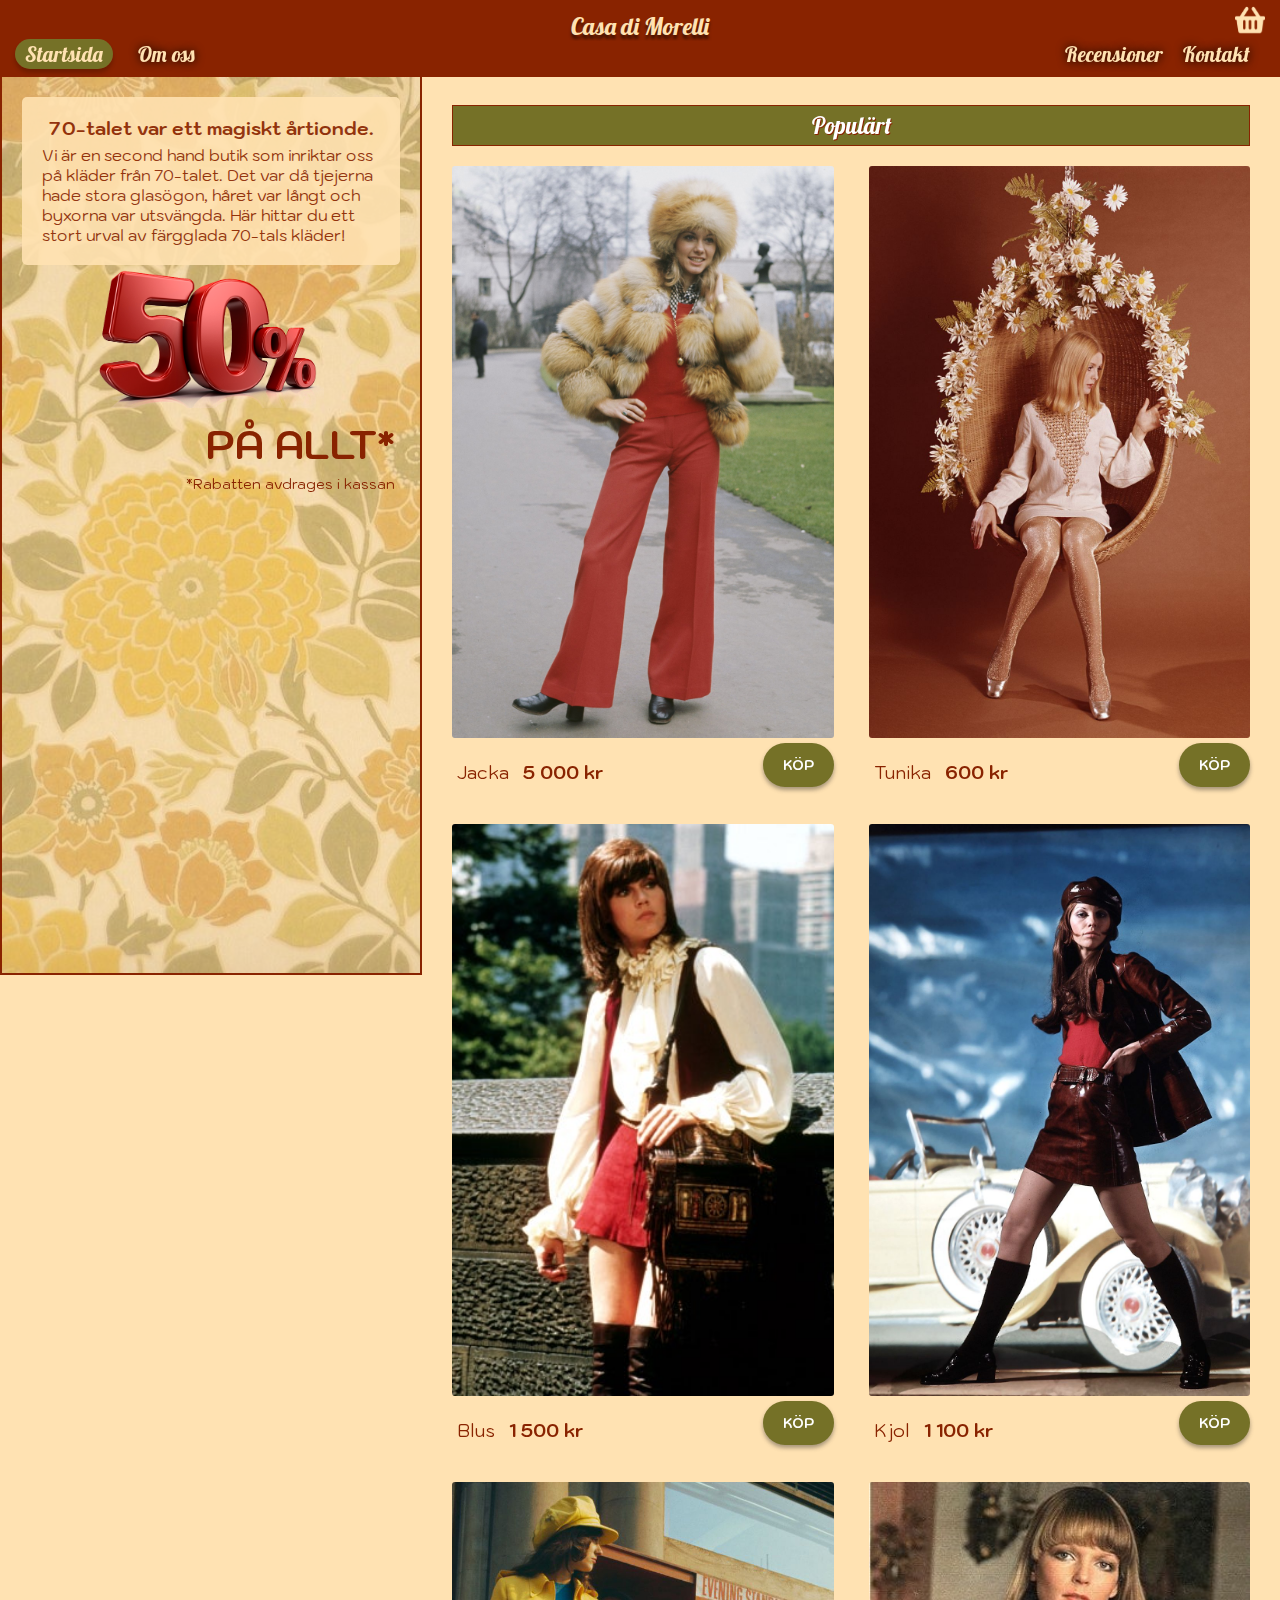
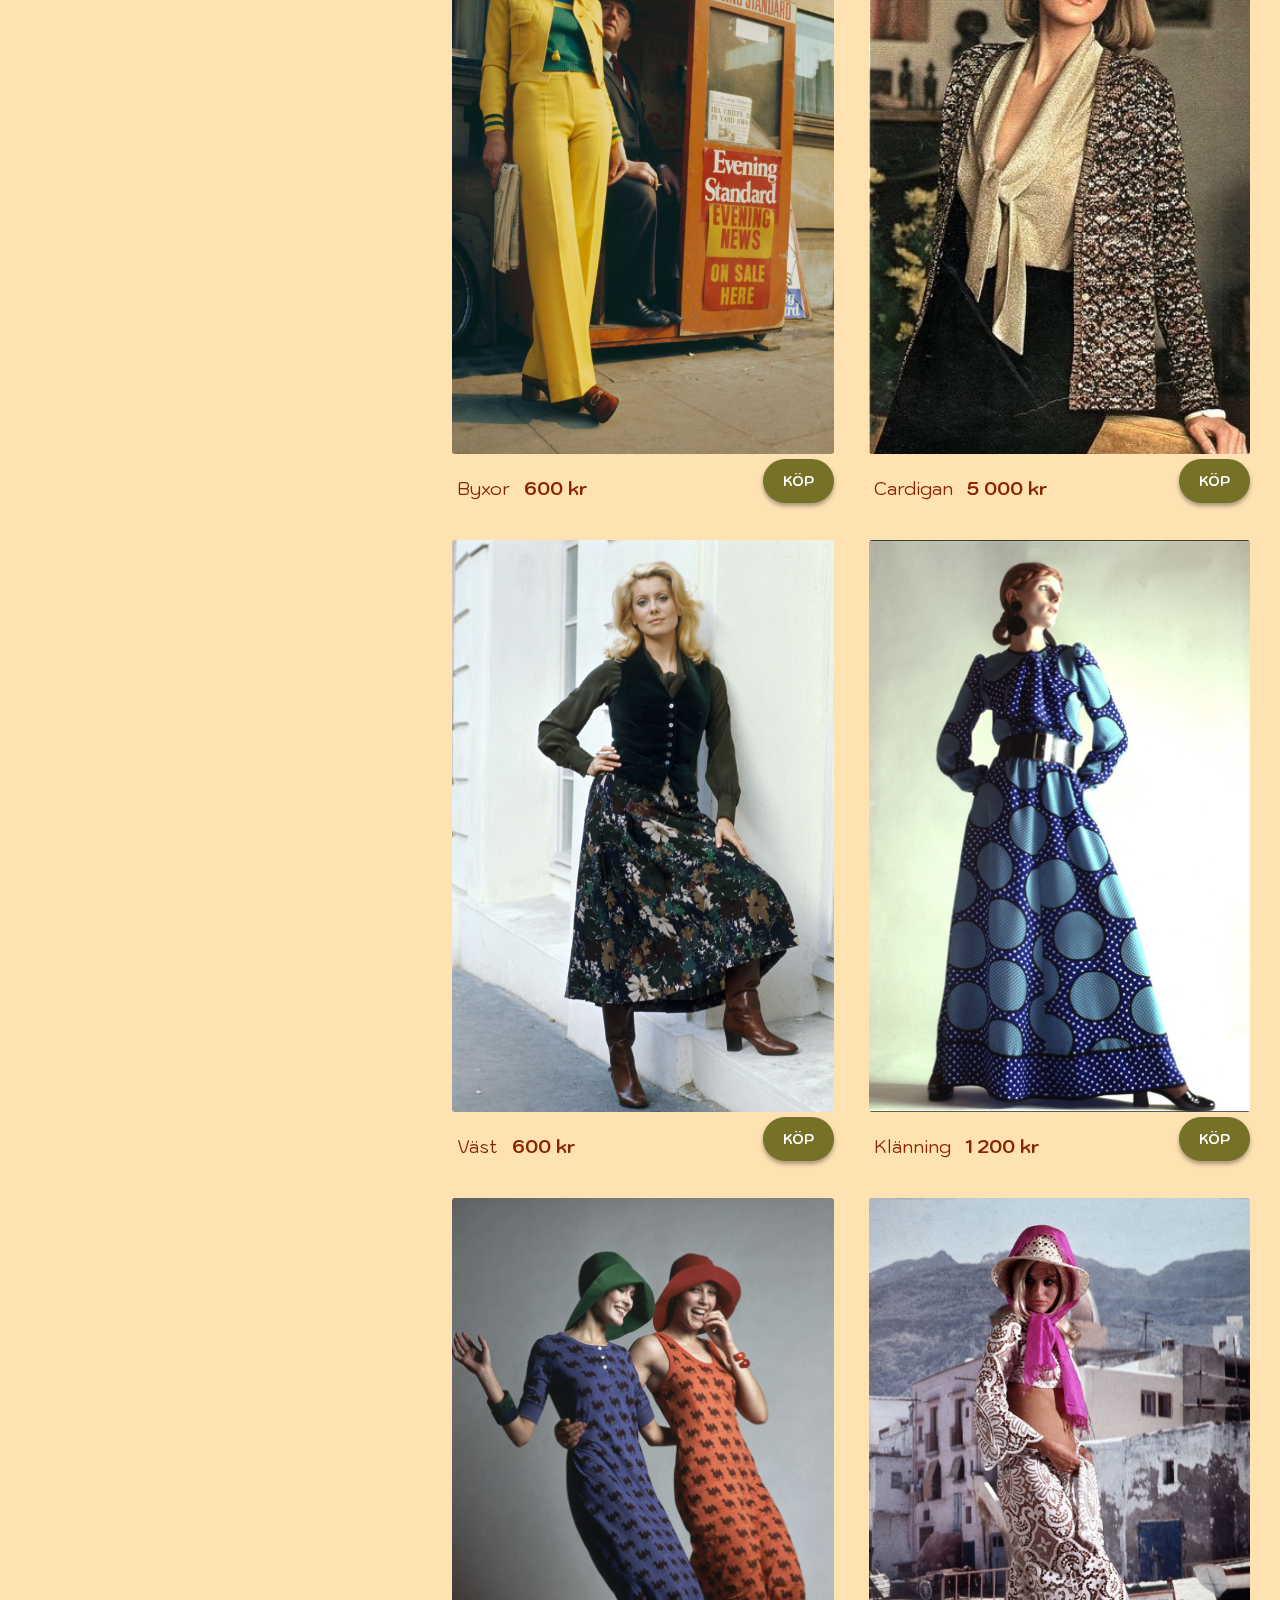
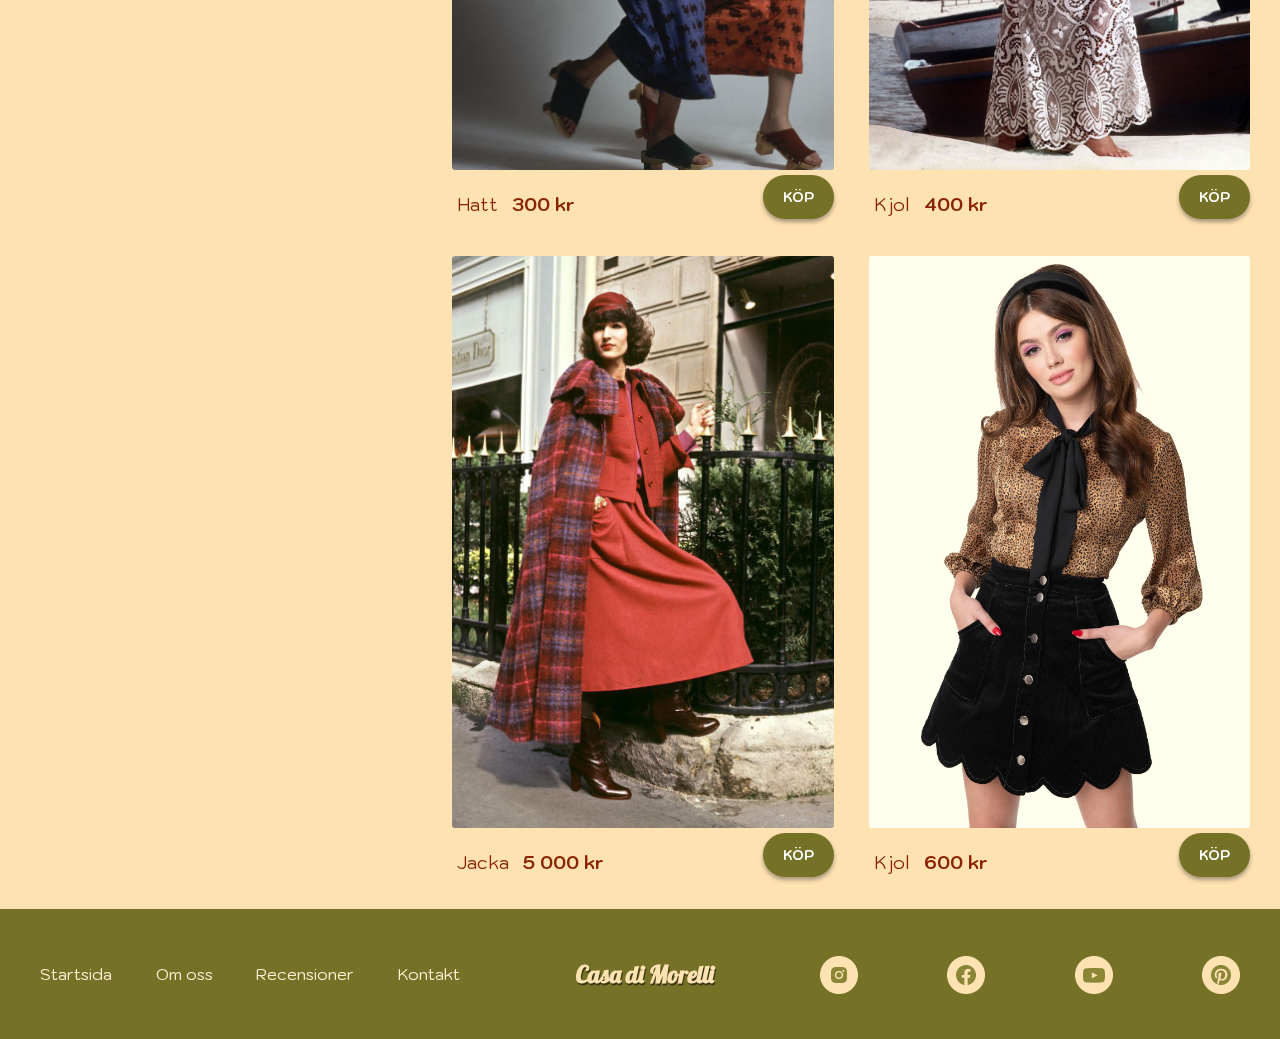
<file: index.html>
<!DOCTYPE html>
<html lang="sv">
<head>
    <meta charset="UTF-8">
    <meta http-equiv="X-UA-Compatible" content="IE=edge">
    <meta name="viewport" content="width=device-width, initial-scale=1.0">
    <title>Casa di Morelli</title>
    <link rel="stylesheet" href="styles/style.css">
    <link href="https://fonts.googleapis.com/css2?family=Kodchasan:wght@200;700&family=Lobster&display=swap" rel="stylesheet">
    <link rel="shortcut icon" href="src/icons/flower-icon.svg">
</head>
<body>
  <header class="header">
    <nav class="navbar">
     <div class="logo-parent"> 
       <a class="logo-link" href="index.html">Casa di Morelli</a>
     </div>
      <a href="#" onclick="toggle()" class="toggle-button">
        <img
          rel="hamburger icon"
          src="src/icons/hamburger-menu.png"
          class="hamburgare-icon"
          alt="hamburger icon"
        />
      </a>
      <ul class="navbar-links">
        <li><a class="navbar-link" href="index.html">Startsida</a></li>
        <li><a class="navbar-link" href="omoss.html">Om oss</a></li>
        <li><a class="navbar-link" href="recensioner.html">Recensioner</a></li>
        <li><a class="navbar-link" href="kontakt.html">Kontakt</a></li>
        <li class="shopping-cart">
          <a href=""><span>Kundkorg</span><img
              src="src/icons/fa-solid_shopping-basketshopping-cart-icon.png"
              alt="kundkorg"/></a>
        </li>
      </ul>
    </nav>
  </header>
  <main class="startpage-main">

    <aside class="about-70s">
      <div class="background-div">
        <h3>70-talet var ett magiskt årtionde.</h3>
        <p>Vi är en second hand butik som inriktar oss på kläder från 70-talet. Det var då tjejerna hade stora glasögon, håret var långt och byxorna var utsvängda. Här hittar du ett stort urval av färgglada 70-tals kläder!</p>
      </div>
      <img alt="50% sale" class="discount-image" src="src/50sale.png">
      <p class="discount1">PÅ ALLT*</p>
      <p class="discount2">*Rabatten avdrages i kassan</p>
    </aside>
    
    <article class="product-list">
 
      <h2 class="popular">Populärt</h2>
      <div class="clothes-container">
        <article class="card-item">
          <img src="src/70sfashion.jpg" alt="jacka">
          <p>Jacka</p>
          <p class="price-info">5 000 kr</p>
          <button class="buy-btn">KÖP</button>
        </article>
        <article class="card-item">
          <img src="src/hbz-70s-fashion-1970-gettyimages-113573210.jpg" alt="tunika">
          <p>Tunika</p>
          <p class="price-info">600 kr</p>
          <button class="buy-btn">KÖP</button>
        </article>
        <article class="card-item">
          <img src="src/70sfashion2.jpg" alt="blus">
          <p>Blus</p>
          <p class="price-info">1 500 kr</p>
          <button class="buy-btn">KÖP</button>
        </article>
        <article class="card-item">
          <img src="src/hbz-70s-fashion-1970-gettyimages-545672207.jpg" alt="kjol">
            <p>Kjol</p>
            <p class="price-info">1 100 kr</p>
            <button class="buy-btn">KÖP</button>
        </article>
        <article class="card-item">
          <img src="src/model-wearing-a-yellow-trouser-suit-and-cap-buys-a-copy-of-news-photo-1588009495.jpg" alt="byxor">
          <p>Byxor</p>
          <p class="price-info">600 kr</p>
          <button class="buy-btn">KÖP</button>
        </article>
        <article class="card-item">
          <img src="src/70sfashion3.jpg" alt="cardigan">
          <p>Cardigan</p>
          <p class="price-info">5 000 kr</p>
          <button class="buy-btn">KÖP</button>
        </article>
        <article class="card-item">
          <img src="src/70sfashion4.jpg" alt="väst">
          <p>Väst</p>
          <p class="price-info">600 kr</p>
          <button class="buy-btn">KÖP</button>
        </article>
        <article class="card-item">
          <img src="src/hbz-70s-fashion-1970-gettyimages-52016729.jpg" alt="klänning">
          <p>Klänning</p>
          <p class="price-info">1 200 kr</p>
          <button class="buy-btn">KÖP</button>
        </article>
        <article class="card-item">
          <img src="src/hbz-70s-fashion-1971-gettyimages-528082408-1588008610.jpg" alt="hatt">
          <p>Hatt</p>
          <p class="price-info">300 kr</p>
          <button class="buy-btn">KÖP</button>
        </article>
        <article class="card-item">
          <img src="src/hbz-70s-fashion-1970-gettyimages-545647223.jpg" alt="kjol">
          <p>Kjol</p>
          <p class="price-info">400 kr</p>
          <button class="buy-btn">KÖP</button>
        </article>
        <article class="card-item">
          <img src="src/hbz-70s-fashion-1977-gettyimages-52016728.jpg" alt="jacka">
          <p>Jacka</p>
          <p class="price-info">5 000 kr</p>
          <button class="buy-btn">KÖP</button>
        </article>
        <article class="card-item">
          <img src="src/70s-skirt.jpg" alt="kjol">
          <p>Kjol</p>
          <p class="price-info">600 kr</p>
          <button class="buy-btn">KÖP</button>
        </article>
      </div>
    </article>
  </main>
  <footer class="bottom">
    <h4>Casa di Morelli</h4>
    <ul class="navigation">
      <li><a href="index.html">Startsida</a></li>
      <li><a href="omoss.html">Om oss</a></li>
      <li><a href="recensioner.html">Recensioner</a></li>
      <li><a href="kontakt.html">Kontakt</a></li>
    </ul>
    <div class="social-media">
      <a href="https://www.instagram.com"><img src="src/icons/Instagram.png" alt="Instagram logo" /></a>
      <a href="https://www.facebook.com"><img  src="src/icons/Facebook.png" alt="Facebook logo" /></a>
      <a href="https://www.youtube.com"><img  src="src/icons/Youtube.png" alt="Youtube logo" /></a>
      <a href="https://pinterest.com"><img src="src/icons/Pinterest.png" alt="Pinterest logo" /></a>
    </div>
  </footer>   
  <script src="scripts/script.js"></script>  
</body>
</html>
</file>
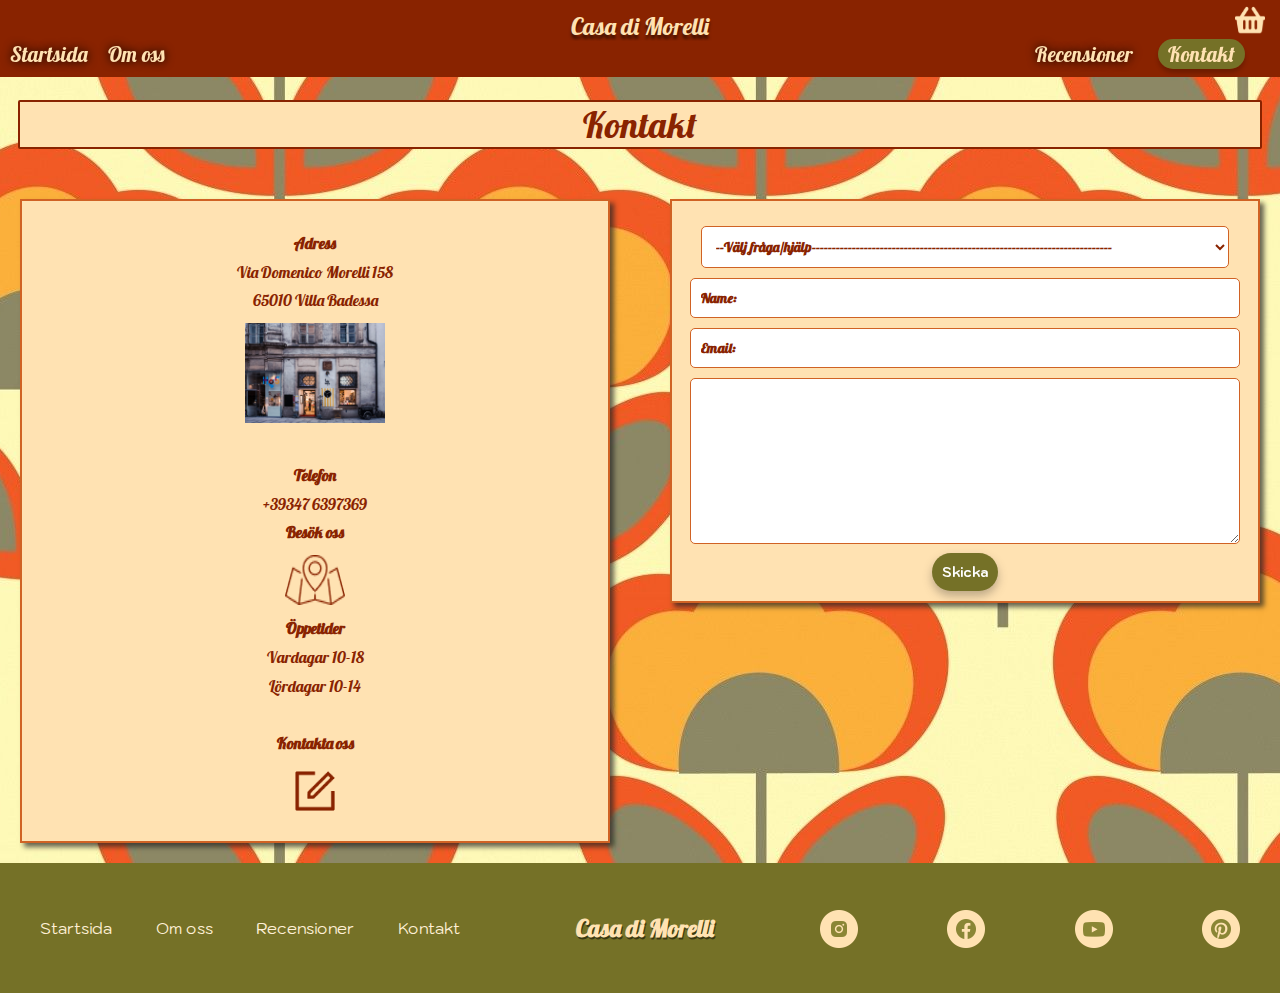
<file: kontakt.html>
<!DOCTYPE html>
<html lang="sv">
  <head>
    <meta charset="UTF-8" />
    <meta http-equiv="X-UA-Compatible" content="IE=edge" />
    <meta name="viewport" content="width=device-width, initial-scale=1.0" />
    <title>Casa di Morelli</title>
    <link rel="stylesheet" href="styles/style.css" />
    <link
      href="https://fonts.googleapis.com/css2?family=Kodchasan:wght@200&family=Lobster&display=swap"
      rel="stylesheet"
    />
    <link rel="shortcut icon" href="src/icons/flower-icon.svg" />
  </head>
  <body class="wallpaper">
    <div class="conatiner">
      <header class="header">
        <nav class="navbar">
          <div class="logo-parent"> 
            <a class="logo-link" href="index.html">Casa di Morelli</a>
          </div>
          <a href="#" onclick="toggle()" class="toggle-button">
            <img
              alt="hamburger icon"
              src="src/icons/hamburger-menu.png"
              class="hamburgare-icon"
            />
          </a>
          <ul class="navbar-links">
            <li><a class="navbar-link" href="index.html">Startsida</a></li>
            <li><a class="navbar-link" href="omoss.html">Om oss</a></li>
            <li>
              <a class="navbar-link" href="recensioner.html">Recensioner</a>
            </li>
            <li><a class="navbar-link" href="kontakt.html">Kontakt</a></li>
            <li class="shopping-cart">
              <a href="">
                <span>Kundkorg</span>
                <img
                  src="src/icons/fa-solid_shopping-basketshopping-cart-icon.png"
                  alt=""/>
                </a>
            </li>
          </ul>
        </nav>
      </header>

      <main>
        <h2 class="kontakt-oss">Kontakt</h2>
        <div class="kontakt-wrapper">
          <div class="content1">
            <p class="p-element">Adress</p>
            <p>Via Domenico Morelli 158</p>
            <p>65010 Villa Badessa</p>
            <p class="hus-kontakt">
              <img 
                class="hus" 
                src="src/kontakt-hus.jpg" 
                alt="casa di morelli house" />
            </p>
            <br/>
            <p class="p-element">Telefon</p>
            <p>+39347 6397369</p>

            <p class="p-element">Besök oss</p>
            <p>
              <a 
                href="https://www.google.com/maps/place/Mondo+Casa+Di+Morelli+Federica/@42.9401401,12.0036595,8z/data=!4m9!1m2!2m1!1scasa+di+morelli+italy!3m5!1s0x12d5a1e136f76f6b:0xb64677714fdfac08!8m2!3d43.8780582!4d10.2550006!15sChVjYXNhIGRpIG1vcmVsbGkgaXRhbHlaFyIVY2FzYSBkaSBtb3JlbGxpIGl0YWx5kgEUa2l0Y2hlbl9zdXBwbHlfc3RvcmU"
                target="_blank">
                <img 
                  class="map-img" 
                  src="src/icons/map-red.png" 
                  alt="map icon"/>
              </a>
            </p>

            <p class="p-element">Öppetider</p>
            <p>Vardagar 10-18</p>
            <p>Lördagar 10-14</p>
            <br />
            <p class="p-element">Kontakta oss</p>
            <p>
              <img
                class="kontakt-img"
                src="src/icons/form-red.png"
                alt="contact us icon"/>
            </p>
          </div>   
            
          <div class="content2">
            <div class="user-questions-input">
              <div class="user-input">
                <select name="question" id="choose-question">
                  <option value="">
                    --Välj
                    fråga/hjälp---------------------------------------------------------------------------
                  </option>
                  <option value="">Betalningar</option>
                  <option value="">Returer</option>
                  <option value="">Internationella returer</option>
                  <option value="">Spåra paket</option>
                  <option value="">Hjälp</option>
                  <option value="">Övrigt</option>
                </select>
                <br/>
                <input id="name-input" type="text" placeholder="Name:" />
                <input id="email-input" type="text" placeholder="Email:" />
                <br/>
                <textarea
                  name="text-input"
                  id="text-input"
                  cols="28"
                  rows="8"
                  placeholder="Skriv text här...">
                </textarea>
                <br />
                <button class="skicka-btn-kontakt">Skicka</button>
              </div>
            </div>
          </div>
        </div>

      </main>
    </div>
    <footer class="bottom">
      <h4>Casa di Morelli</h4>
      <ul class="navigation">
        <li><a href="index.html">Startsida</a></li>
        <li><a href="omoss.html">Om oss</a></li>
        <li><a href="recensioner.html">Recensioner</a></li>
        <li><a href="kontakt.html">Kontakt</a></li>
      </ul>
      <div class="social-media">
        <a href="https://www.instagram.com"><img src="src/icons/Instagram.png" alt="Instagram logo" /></a>
        <a href="https://www.facebook.com"><img  src="src/icons/Facebook.png" alt="Facebook logo" /></a>
        <a href="https://www.youtube.com"><img  src="src/icons/Youtube.png" alt="Youtube logo" /></a>
        <a href="https://pinterest.com"><img src="src/icons/Pinterest.png" alt="Pinterest logo" /></a>
      </div>
    </footer>

    <script src="scripts/script.js"></script>
  </body>
</html>
</file>
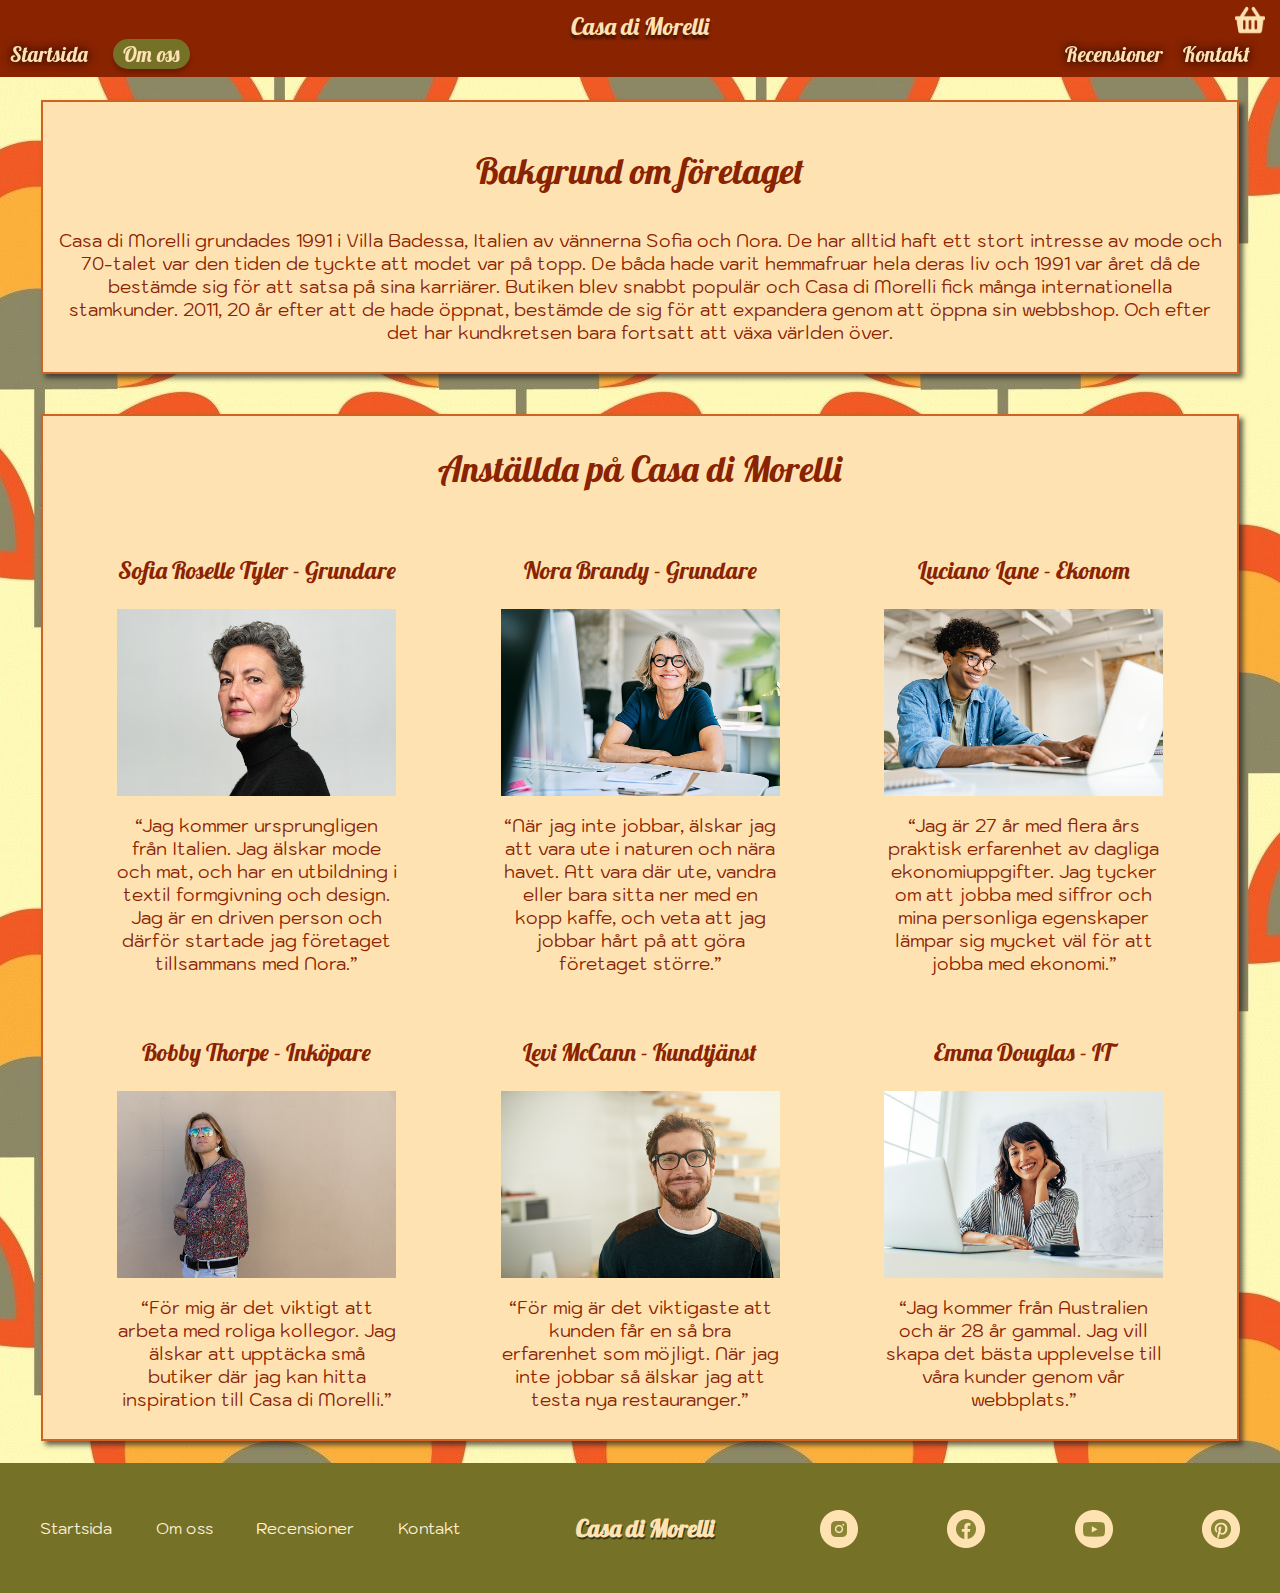
<file: omoss.html>
<!DOCTYPE html>
<html lang="sv">
<head>
    <meta charset="UTF-8">
    <meta http-equiv="X-UA-Compatible" content="IE=edge">
    <meta name="viewport" content="width=device-width, initial-scale=1.0">
    <title>Casa di Morelli</title>
    <link rel="stylesheet" href="styles/style.css">
    <link href="https://fonts.googleapis.com/css2?family=Kodchasan:wght@200&family=Lobster&display=swap" rel="stylesheet">
    <link rel="shortcut icon" href="src/icons/flower-icon.svg" >
    
</head>
<body class="wallpaper">
  <header class="header">
    <nav class="navbar">
      <div class="logo-parent"> 
        <a class="logo-link" href="index.html">Casa di Morelli</a>
      </div>
      <a href="#" onclick="toggle()" class="toggle-button">
        <img
          rel="hamburger icon"
          src="src/icons/hamburger-menu.png"
          class="hamburgare-icon"
          alt="hamburger icon"
        />
      </a>
      <ul class="navbar-links">
        <li><a class="navbar-link" href="index.html">Startsida</a></li>
        <li><a class="navbar-link" href="omoss.html">Om oss</a></li>
        <li><a class="navbar-link" href="recensioner.html">Recensioner</a></li>
        <li><a class="navbar-link" href="kontakt.html">Kontakt</a></li>
        <li class="shopping-cart">
          <a href=""><span>Kundkorg</span><img
              src="src/icons/fa-solid_shopping-basketshopping-cart-icon.png"
              alt="kundkorg"/></a>
        </li>
      </ul>
    </nav>
  </header>
  <main>
      <h2 class="about-h2">Om oss</h2>
      <article class="about-info">
          <h3>Bakgrund om företaget</h3>
          <p>Casa di Morelli grundades 1991 i Villa Badessa, Italien av vännerna Sofia och Nora.
              De har alltid haft ett stort intresse av mode och 70-talet var den tiden de tyckte att modet var på topp.  De båda hade varit hemmafruar hela deras liv och 1991 var året då de bestämde sig för att satsa på sina karriärer. Butiken blev snabbt populär och Casa di Morelli fick många internationella stamkunder. 2011, 20 år efter att de hade öppnat, bestämde de sig för att expandera genom att öppna sin webbshop. Och efter det har kundkretsen bara fortsatt att växa världen över.  </p>
      </article>

      <article class="about-article-background">
        <h2>Anställda på Casa di Morelli</h2>
          <div class="staff">
              <section class="person">
                  <p class="staff-name">Sofia Roselle Tyler - Grundare</p>
                  <img src="src/Sofia.jpg" alt="Woman">
                  <p>“Jag kommer ursprungligen från Italien. Jag älskar mode och mat, och har en utbildning i textil formgivning och design.
                      Jag är en driven person och därför startade jag företaget tillsammans med Nora.”
                      </p>
              </section>
              <section class="person">
                  <p class="staff-name">Nora Brandy - Grundare</p>
                  <img src="src/Nora.jpg" alt="Woman">
                  <p>“När jag inte jobbar, älskar jag att vara ute i naturen och nära havet. Att vara där ute, vandra eller bara sitta ner med en kopp kaffe, och veta att jag jobbar hårt på att göra företaget större.”
                      </p>
              </section>
              <section class="person">
                  <p class="staff-name">Luciano Lane - Ekonom</p>
                  <img src="src/Luciano.jpg" alt="Man">
                  <p>“Jag är 27 år med flera års praktisk erfarenhet av dagliga ekonomiuppgifter. 
                      Jag tycker om att jobba med siffror och mina personliga egenskaper lämpar sig mycket väl för att jobba med ekonomi.”
                  </p>
              </section>
              <section class="person">
                <p class="staff-name">Bobby Thorpe - Inköpare</p>
                <img src="src/Bobby.jpg" alt="Man">
                <p>“För mig är det viktigt att arbeta med roliga kollegor. Jag älskar att upptäcka små butiker där jag kan hitta inspiration till Casa di Morelli.”
                    </p>
            </section>
              <section class="person">
                  <p class="staff-name">Levi McCann - Kundtjänst</p>
                  <img src="src/levi.jpg" alt="Man">
                  <p>“För mig är det viktigaste att kunden får en så bra erfarenhet som möjligt. När jag inte jobbar så älskar jag att testa nya restauranger.”
                  </p>
              </section>
              <section class="person">
                  <p class="staff-name">Emma Douglas - IT</p>
                  <img src="src/Emma.jpg" alt="Woman">
                  <p>“Jag kommer från Australien och är 28 år gammal. Jag vill skapa det bästa upplevelse till våra kunder genom vår webbplats.”
                  </p>
              </section>
          </div>
      </article>
  </main>
  <footer class="bottom">
      <h4>Casa di Morelli</h4>
      <ul class="navigation">
        <li><a href="index.html">Startsida</a></li>
        <li><a href="omoss.html">Om oss</a></li>
        <li><a href="recensioner.html">Recensioner</a></li>
        <li><a href="kontakt.html">Kontakt</a></li>
      </ul>
      <div class="social-media">
        <a href="https://www.instagram.com"><img src="src/icons/Instagram.png" alt="Instagram logo" /></a>
        <a href="https://www.facebook.com"><img  src="src/icons/Facebook.png" alt="Facebook logo" /></a>
        <a href="https://www.youtube.com"><img  src="src/icons/Youtube.png" alt="Youtube logo" /></a>
        <a href="https://pinterest.com"><img src="src/icons/Pinterest.png" alt="Pinterest logo" /></a>
      </div>
  </footer>
  <script src="scripts/script.js"></script>
</body>
</html>
</file>
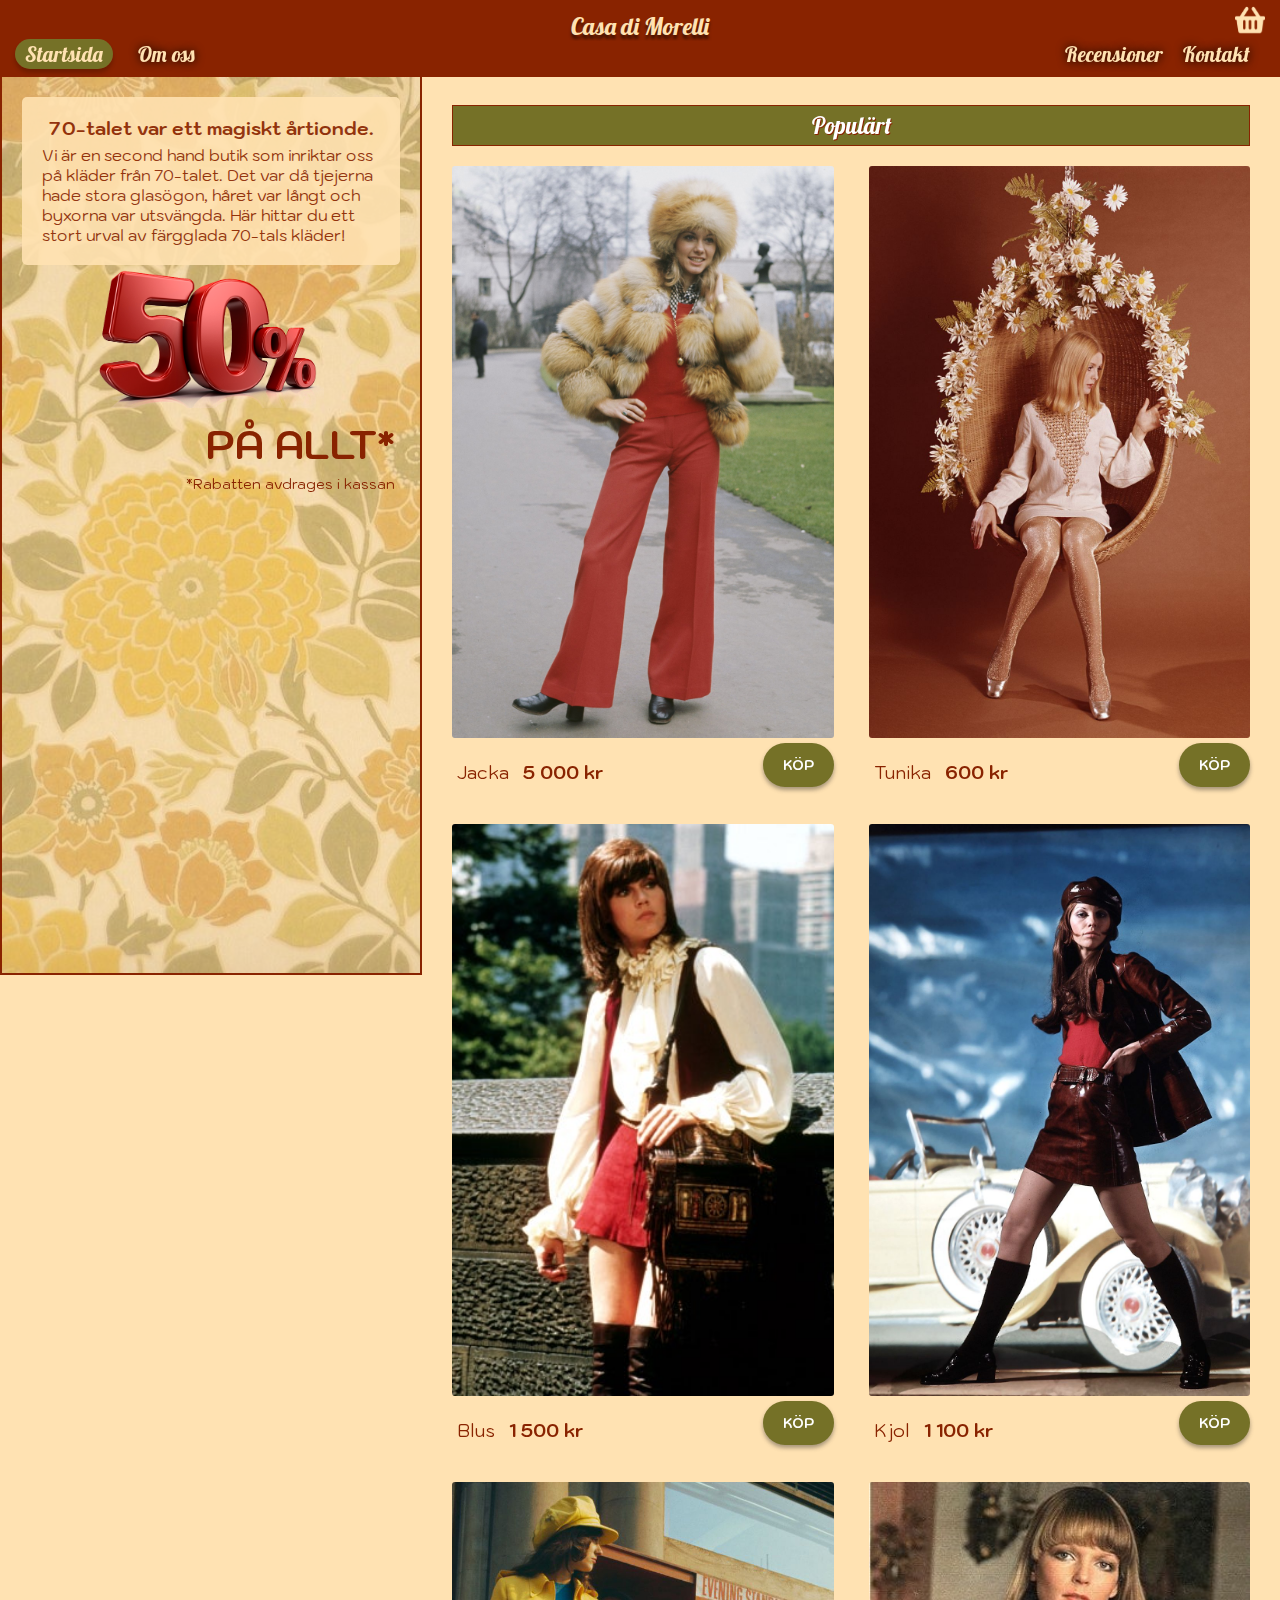
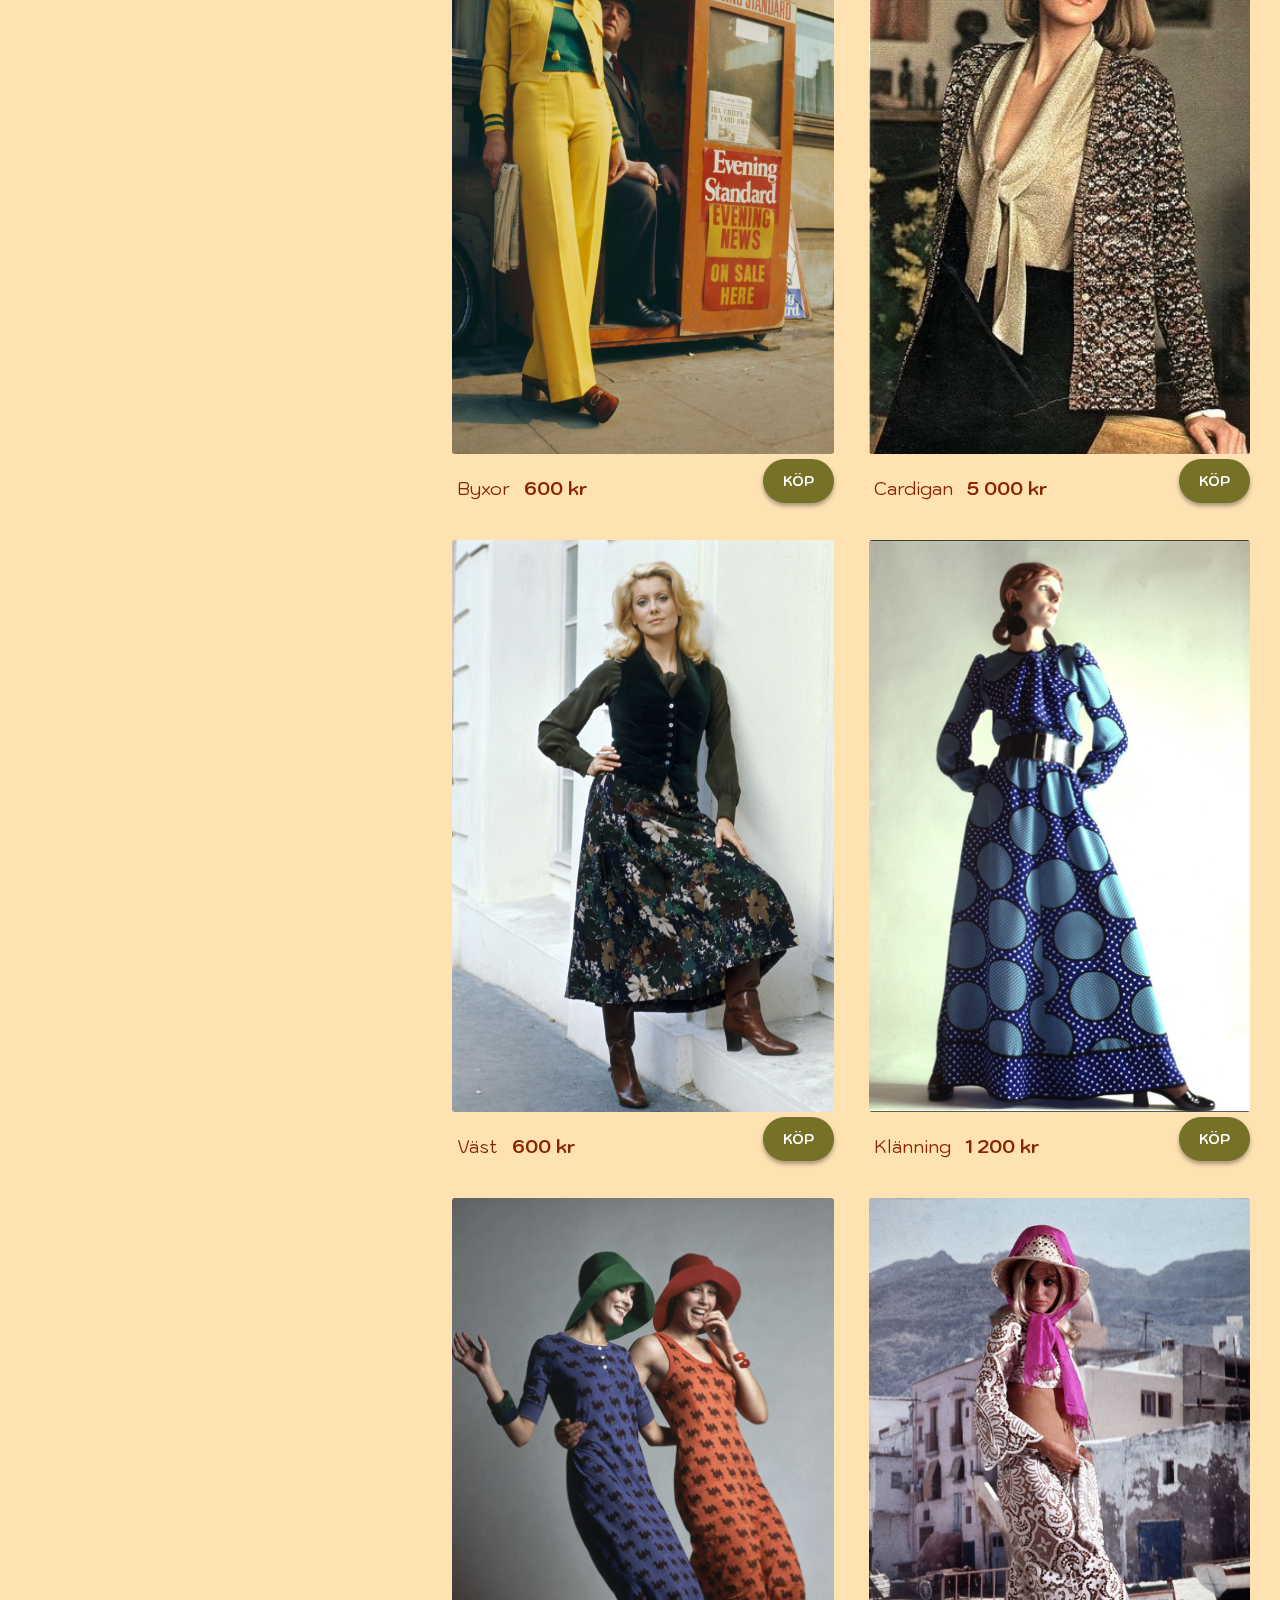
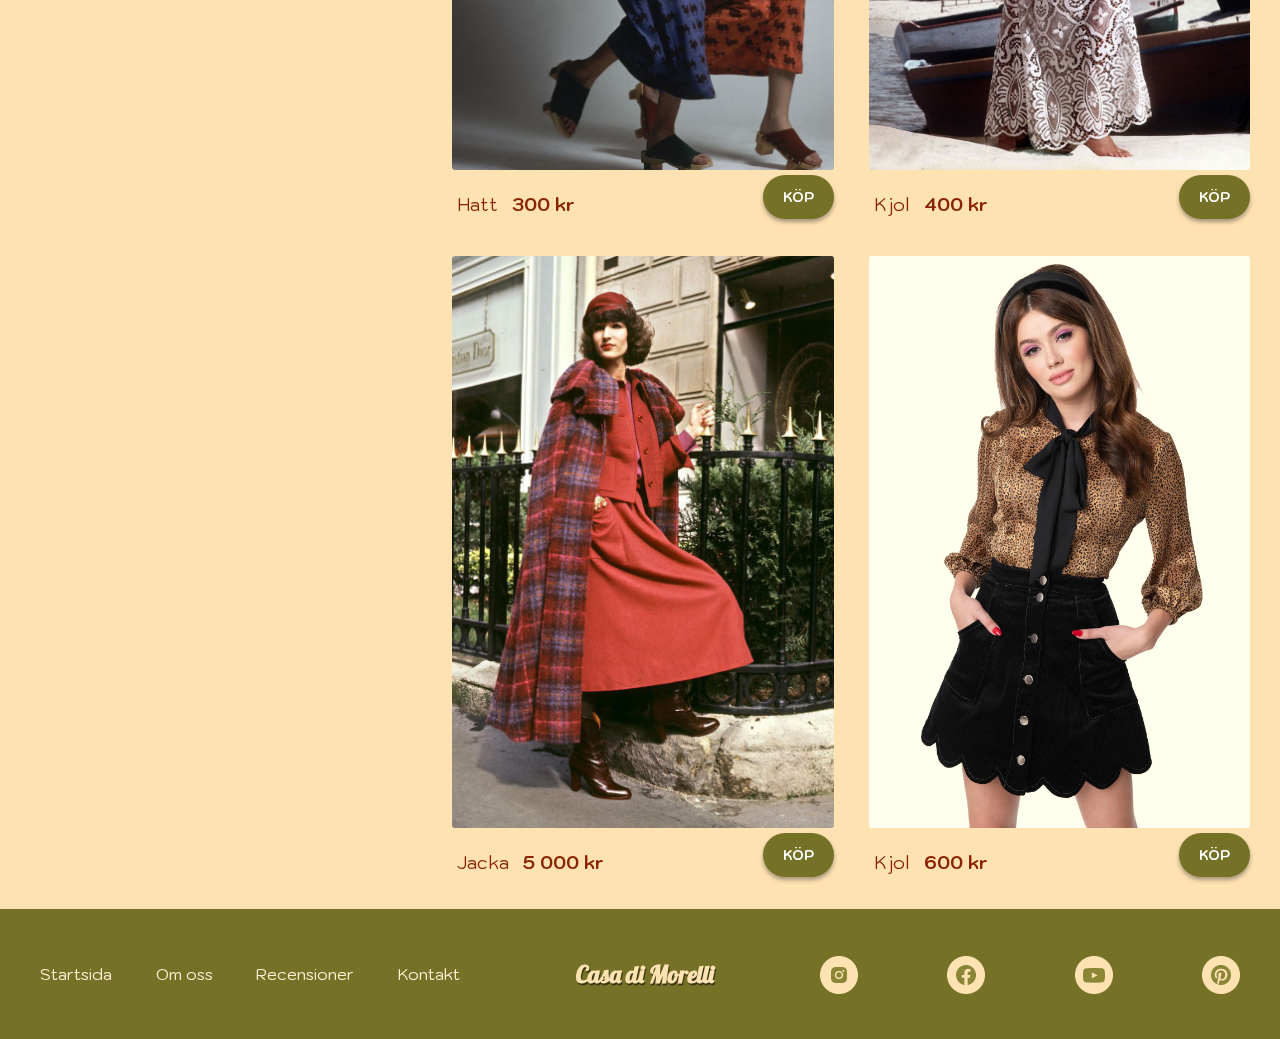
<file: startpage.html>
<!DOCTYPE html>
<html lang="sv">
<head>
    <meta charset="UTF-8">
    <meta http-equiv="X-UA-Compatible" content="IE=edge">
    <meta name="viewport" content="width=device-width, initial-scale=1.0">
    <title>Casa di Morelli</title>
    <link rel="stylesheet" href="styles/style.css">
    <link href="https://fonts.googleapis.com/css2?family=Kodchasan:wght@200;700&family=Lobster&display=swap" rel="stylesheet">
    <link rel="shortcut icon" href="src/icons/flower-icon.svg">
</head>
<body>
  <header class="header">
    <nav class="navbar">
     <div class="logo-parent"> 
       <a class="logo-link" href="startpage.html">Casa di Morelli</a>
     </div>
      <a href="#" onclick="toggle()" class="toggle-button">
        <img
          rel="hamburger icon"
          src="src/icons/hamburger-menu.png"
          class="hamburgare-icon"
          alt="hamburger icon"
        />
      </a>
      <ul class="navbar-links">
        <li><a class="navbar-link" href="startpage.html">Startsida</a></li>
        <li><a class="navbar-link" href="omoss.html">Om oss</a></li>
        <li><a class="navbar-link" href="recensioner.html">Recensioner</a></li>
        <li><a class="navbar-link" href="kontakt.html">Kontakt</a></li>
        <li class="shopping-cart">
          <a href=""><span>Kundkorg</span><img
              src="src/icons/fa-solid_shopping-basketshopping-cart-icon.png"
              alt="kundkorg"/></a>
        </li>
      </ul>
    </nav>
  </header>
  <main class="startpage-main">

    <aside class="about-70s">
      <div class="background-div">
        <h3>70-talet var ett magiskt årtionde.</h3>
        <p>Vi är en second hand butik som inriktar oss på kläder från 70-talet. Det var då tjejerna hade stora glasögon, håret var långt och byxorna var utsvängda. Här hittar du ett stort urval av färgglada 70-tals kläder!</p>
      </div>
      <img alt="50% sale" class="discount-image" src="src/50sale.png">
      <p class="discount1">PÅ ALLT*</p>
      <p class="discount2">*Rabatten avdrages i kassan</p>
    </aside>
    
    <article class="product-list">
 
      <h2 class="popular">Populärt</h2>
      <div class="clothes-container">
        <article class="card-item">
          <img src="src/70sfashion.jpg" alt="jacka">
          <p>Jacka</p>
          <p class="price-info">5 000 kr</p>
          <button class="buy-btn">KÖP</button>
        </article>
        <article class="card-item">
          <img src="src/hbz-70s-fashion-1970-gettyimages-113573210.jpg" alt="tunika">
          <p>Tunika</p>
          <p class="price-info">600 kr</p>
          <button class="buy-btn">KÖP</button>
        </article>
        <article class="card-item">
          <img src="src/70sfashion2.jpg" alt="blus">
          <p>Blus</p>
          <p class="price-info">1 500 kr</p>
          <button class="buy-btn">KÖP</button>
        </article>
        <article class="card-item">
          <img src="src/hbz-70s-fashion-1970-gettyimages-545672207.jpg" alt="kjol">
            <p>Kjol</p>
            <p class="price-info">1 100 kr</p>
            <button class="buy-btn">KÖP</button>
        </article>
        <article class="card-item">
          <img src="src/model-wearing-a-yellow-trouser-suit-and-cap-buys-a-copy-of-news-photo-1588009495.jpg" alt="byxor">
          <p>Byxor</p>
          <p class="price-info">600 kr</p>
          <button class="buy-btn">KÖP</button>
        </article>
        <article class="card-item">
          <img src="src/70sfashion3.jpg" alt="cardigan">
          <p>Cardigan</p>
          <p class="price-info">5 000 kr</p>
          <button class="buy-btn">KÖP</button>
        </article>
        <article class="card-item">
          <img src="src/70sfashion4.jpg" alt="väst">
          <p>Väst</p>
          <p class="price-info">600 kr</p>
          <button class="buy-btn">KÖP</button>
        </article>
        <article class="card-item">
          <img src="src/hbz-70s-fashion-1970-gettyimages-52016729.jpg" alt="klänning">
          <p>Klänning</p>
          <p class="price-info">1 200 kr</p>
          <button class="buy-btn">KÖP</button>
        </article>
        <article class="card-item">
          <img src="src/hbz-70s-fashion-1971-gettyimages-528082408-1588008610.jpg" alt="hatt">
          <p>Hatt</p>
          <p class="price-info">300 kr</p>
          <button class="buy-btn">KÖP</button>
        </article>
        <article class="card-item">
          <img src="src/hbz-70s-fashion-1970-gettyimages-545647223.jpg" alt="kjol">
          <p>Kjol</p>
          <p class="price-info">400 kr</p>
          <button class="buy-btn">KÖP</button>
        </article>
        <article class="card-item">
          <img src="src/hbz-70s-fashion-1977-gettyimages-52016728.jpg" alt="jacka">
          <p>Jacka</p>
          <p class="price-info">5 000 kr</p>
          <button class="buy-btn">KÖP</button>
        </article>
        <article class="card-item">
          <img src="src/70s-skirt.jpg" alt="kjol">
          <p>Kjol</p>
          <p class="price-info">600 kr</p>
          <button class="buy-btn">KÖP</button>
        </article>
      </div>
    </article>
  </main>
  <footer class="bottom">
    <h4>Casa di Morelli</h4>
    <ul class="navigation">
      <li><a href="startpage.html">Startsida</a></li>
      <li><a href="omoss.html">Om oss</a></li>
      <li><a href="recensioner.html">Recensioner</a></li>
      <li><a href="kontakt.html">Kontakt</a></li>
    </ul>
    <div class="social-media">
      <a href="https://www.instagram.com"><img src="src/icons/Instagram.png" alt="Instagram logo" /></a>
      <a href="https://www.facebook.com"><img  src="src/icons/Facebook.png" alt="Facebook logo" /></a>
      <a href="https://www.youtube.com"><img  src="src/icons/Youtube.png" alt="Youtube logo" /></a>
      <a href="https://pinterest.com"><img src="src/icons/Pinterest.png" alt="Pinterest logo" /></a>
    </div>
  </footer>   
  <script src="scripts/script.js"></script>  
</body>
</html>
</file>
<file: styles/style.css>
/* Reset */
ul,
ol,
fieldset,
form,
label,
legend {
  margin: 0;
  padding: 0;
  border: 0;
}

ul,
ol {
  list-style: none;
}

/* General settings */
.logo-link, h4 {
  font-family: "Lobster";
  color: #FFE2B2;
}

h4 {
  font-size: 24px;
  text-shadow: 1px 2px rgba(0, 0, 0, 0.5);
}

a {
  text-decoration: none;
  font-family: "Kodchasan";
  color: #fff0d6;
}

footer {
  background: #757127;
}

body {
  background: #FFE2B2;
  margin: 0;
}

button {
  background: #757127;
  color: white;
  font-family: "Kodchasan";
  border-radius: 20px;
  font-weight: bold;
  padding: 10px;
  border: #757127;
  -webkit-filter: drop-shadow(0 5px 5px rgba(34, 34, 34, 0.3));
          filter: drop-shadow(0 5px 5px rgba(34, 34, 34, 0.3));
  position: relative;
}

button:hover {
  cursor: pointer;
}

/* Navbar */
.header {
  background: #892300;
  position: fixed;
  top: 0;
  width: 100%;
  z-index: 100;
}

.header .logo-parent {
  text-align: center;
}

.header .logo-parent .logo-link {
  margin: 0;
  padding-bottom: 0.7rem;
  font-size: 1.5rem;
  text-align: center;
  text-shadow: 0 4px 3px rgba(0, 0, 0, 0.5);
}

@media (min-width: 550px) {
  .header .logo-parent .logo-link {
    padding: 0;
  }
}

.navbar {
  padding-top: 0.7rem;
  padding-bottom: 0.7rem;
  position: relative;
}

.hamburgare-icon {
  width: 20px;
  height: 20px;
}

.toggle-button {
  position: absolute;
  top: 1rem;
  right: 1rem;
}

@media (min-width: 550px) {
  .toggle-button {
    display: none;
  }
}

.navbar-links {
  display: none;
  -webkit-box-orient: vertical;
  -webkit-box-direction: normal;
      -ms-flex-direction: column;
          flex-direction: column;
  position: absolute;
  width: 100%;
  z-index: 1;
  background-color: #D06224;
}

@media (min-width: 550px) {
  .navbar-links {
    display: -webkit-box;
    display: -ms-flexbox;
    display: flex;
    -webkit-box-orient: horizontal;
    -webkit-box-direction: normal;
        -ms-flex-direction: row;
            flex-direction: row;
    background-color: #892300;
  }
}

.navbar-links li {
  padding: 1rem;
  border-bottom: 2px solid #892300;
}

@media (min-width: 550px) {
  .navbar-links li {
    padding: 0 10px 8px 10px;
  }
}

.navbar-links a {
  font-family: "Lobster";
  font-size: 1.3rem;
  text-shadow: 0 0 10px #000000;
  color: white;
}

@media (min-width: 550px) {
  .navbar-links a {
    color: #FFE2B2;
  }
}

.navbar-links a.active {
  background: #757127;
  border-radius: 30px;
  padding: 2px 10px;
  margin: 0 5px 0 5px;
  -webkit-box-shadow: 0 4px 4px rgba(0, 0, 0, 0.2);
          box-shadow: 0 4px 4px rgba(0, 0, 0, 0.2);
  text-shadow: none;
}

@media (min-width: 550px) {
  .navbar-links li:nth-of-type(3) {
    margin-left: auto;
  }
}

.shopping-cart img {
  display: none;
}

@media (min-width: 550px) {
  .shopping-cart img {
    display: block;
    position: absolute;
    top: -36px;
    right: 15px;
    height: 30px;
  }
}

@media (min-width: 550px) {
  .shopping-cart span {
    display: none;
  }
}

.active-toggle {
  display: -webkit-box;
  display: -ms-flexbox;
  display: flex;
}

main {
  /*   Push down so navbar doesn't cover it */
  margin-top: 50px;
}

@media (min-width: 550px) {
  main {
    margin-top: 75px;
  }
}

/* Aside om 70-talet och rabatt */
.about-70s {
  display: -webkit-box;
  display: -ms-flexbox;
  display: flex;
  -webkit-box-orient: vertical;
  -webkit-box-direction: normal;
      -ms-flex-direction: column;
          flex-direction: column;
  -webkit-box-align: center;
      -ms-flex-align: center;
          align-items: center;
  align-items: center;
  padding: 20px 20px 0 20px;
  font-family: "Kodchasan";
  color: #892300;
  border: 2px solid #892300;
}

.about-70s::before {
  content: "";
  background-image: url("../src/wallpaper2.jpg");
  background-size: cover;
  position: fixed;
  top: 0px;
  right: 0px;
  bottom: 0px;
  left: 0px;
  opacity: 0.5;
  z-index: -5;
}

@media (min-width: 550px) {
  .about-70s::before {
    position: absolute;
  }
}

@media (min-width: 550px) {
  .about-70s {
    -webkit-box-pack: start;
        -ms-flex-pack: start;
            justify-content: flex-start;
    width: 33%;
    position: fixed;
    height: 100%;
    z-index: -2;
    -webkit-box-sizing: border-box;
            box-sizing: border-box;
  }
}

.about-70s .discount-image {
  width: 225px;
  margin: 5px 0;
}

.about-70s h3 {
  margin-bottom: 0;
}

.about-70s p {
  margin-top: 0;
}

@media (min-width: 550px) {
  .about-70s p {
    -ms-flex-item-align: end;
        align-self: flex-end;
    margin-right: 20px;
  }
}

.about-70s .discount1 {
  font-size: 40px;
  font-weight: bold;
  margin-bottom: 0;
}

.about-70s .discount2 {
  font-size: 14px;
}

.background-div {
  display: -webkit-box;
  display: -ms-flexbox;
  display: flex;
  -webkit-box-orient: vertical;
  -webkit-box-direction: normal;
      -ms-flex-direction: column;
          flex-direction: column;
  -webkit-box-align: center;
      -ms-flex-align: center;
          align-items: center;
  align-items: center;
  background: #FFE2B2;
  padding: 0 15px 15px 15px;
  opacity: 0.89;
  border-radius: 5px;
}

@media (min-width: 550px) {
  .product-list {
    margin-left: 33%;
    padding: 30px;
  }
}

.popular {
  color: white;
  font-size: 23px;
  text-shadow: 1px 1px #892300;
  background: #757127;
  text-align: center;
  padding: 5px 5px;
  margin: 0;
  border: 1px solid #892300;
}

@media (min-width: 550px) {
  .popular {
    margin-bottom: 20px;
  }
}

.clothes-container {
  display: -webkit-box;
  display: -ms-flexbox;
  display: flex;
  -ms-flex-wrap: wrap;
      flex-wrap: wrap;
  padding: 30px;
  gap: 20px 8px;
  background: #FFE2B2;
  /*   Every 5th product takes full width, starting from the 3rd */
}

@media (min-width: 550px) {
  .clothes-container {
    padding: 0;
    gap: 35px;
  }
}

.clothes-container .card-item {
  position: relative;
  /* Shows two items per row with gap*/
  -webkit-box-flex: 1;
      -ms-flex: 1 0 calc(50% - 8px);
          flex: 1 0 calc(50% - 8px);
}

@media (min-width: 550px) {
  .clothes-container .card-item {
    -webkit-box-flex: 1;
        -ms-flex: 1 0 calc(50% - 35px);
            flex: 1 0 calc(50% - 35px);
  }
}

.clothes-container .card-item img {
  height: auto;
  width: 100%;
  border-radius: 3px;
}

@media (min-width: 550px) {
  .clothes-container .card-item p {
    display: inline-block;
    margin-top: 19px;
    font-size: 18px;
  }
}

.clothes-container .card-item:nth-child(5n-2) {
  -webkit-box-flex: 1;
      -ms-flex: 1 0 100%;
          flex: 1 0 100%;
  margin: 20px 0;
  /* Reset layout to show 2 items per row for desktop */
}

@media (min-width: 550px) {
  .clothes-container .card-item:nth-child(5n-2) {
    -webkit-box-flex: 1;
        -ms-flex: 1 0 calc(50% - 35px);
            flex: 1 0 calc(50% - 35px);
    margin: unset;
  }
}

.startpage-main p {
  font-family: "Kodchasan";
  color: #892300;
  margin: 5px;
}

.price-info {
  font-weight: bold;
  font-size: 13px;
}

.buy-btn {
  right: 0;
  bottom: 2px;
  position: absolute;
  padding: 13px 15px;
  border-radius: 30px;
  -webkit-filter: drop-shadow(0 3px 2px rgba(34, 34, 34, 0.4));
          filter: drop-shadow(0 3px 2px rgba(34, 34, 34, 0.4));
}

@media (min-width: 550px) {
  .buy-btn {
    padding: 13px 20px;
  }
}

.about-h2 {
  border: 2px solid #892300;
  border-radius: 3px;
  margin: 20px 20px;
}

@media (min-width: 550px) {
  .about-h2 {
    display: none;
  }
}

h2 {
  font-family: "lobster";
  color: #892300;
  text-align: center;
  font-weight: lighter;
  background: #FFE2B2;
}

@media (min-width: 550px) {
  h2 {
    font-size: 36px;
  }
}

.about-info {
  background: #FFE2B2;
  border: 2px solid #D06224;
  font-family: "kodchasan";
  color: #892300;
  text-align: center;
  margin: 10px 20px;
  padding: 10px 10px;
}

@media (min-width: 550px) {
  .about-info {
    margin: 100px 41px 22px 41px;
    -webkit-box-shadow: 4px 4px 5px 0px rgba(35, 35, 35, 0.7);
  }
}

@media (min-width: 550px) {
  .about-info h3 {
    font-family: "lobster";
    font-size: 36px;
    font-weight: lighter;
  }
}

.about-info p {
  font-size: 14px;
}

@media (min-width: 550px) {
  .about-info p {
    font-size: 18px;
  }
}

.about-article-background {
  background: #FFE2B2;
  border: 2px solid #D06224;
  margin: 10px 20px;
  -webkit-box-shadow: 4px 4px 5px 0px rgba(35, 35, 35, 0.7);
          box-shadow: 4px 4px 5px 0px rgba(35, 35, 35, 0.7);
}

@media (min-width: 550px) {
  .about-article-background {
    margin: 40px 41px 22px 41px;
  }
}

.staff {
  display: -webkit-box;
  display: -ms-flexbox;
  display: flex;
  -webkit-box-orient: vertical;
  -webkit-box-direction: normal;
      -ms-flex-direction: column;
          flex-direction: column;
  -webkit-box-align: center;
      -ms-flex-align: center;
          align-items: center;
}

@media (min-width: 550px) {
  .staff {
    -webkit-box-orient: horizontal;
    -webkit-box-direction: normal;
        -ms-flex-flow: row wrap;
            flex-flow: row wrap;
    -webkit-box-pack: space-evenly;
        -ms-flex-pack: space-evenly;
            justify-content: space-evenly;
  }
}

.staff .person {
  display: -webkit-box;
  display: -ms-flexbox;
  display: flex;
  -webkit-box-orient: vertical;
  -webkit-box-direction: normal;
      -ms-flex-direction: column;
          flex-direction: column;
  -webkit-box-align: center;
      -ms-flex-align: center;
          align-items: center;
  width: 220px;
}

@media (min-width: 550px) {
  .staff .person {
    width: 280px;
    margin: 10px 30px;
  }
}

.staff .person .staff-name {
  font-family: "lobster";
  color: #892300;
  text-align: center;
  font-size: 18px;
}

@media (min-width: 550px) {
  .staff .person .staff-name {
    font-size: 24px;
  }
}

.staff .person img {
  height: 144px;
  width: 215px;
}

@media (min-width: 550px) {
  .staff .person img {
    height: 187px;
    width: 279px;
  }
}

.staff .person p {
  font-family: "kodchasan";
  font-size: 14px;
  text-align: center;
  color: #892300;
}

@media (min-width: 550px) {
  .staff .person p {
    font-size: 18px;
  }
}

/* Footer */
.bottom {
  display: -webkit-box;
  display: -ms-flexbox;
  display: flex;
  -webkit-box-orient: vertical;
  -webkit-box-direction: normal;
  -ms-flex-direction: column;
  flex-direction: column;
  -webkit-box-align: center;
  -ms-flex-align: center;
  align-items: center;
  height: 400px;
  padding: 30px 40px;
  margin-top: 0;
}

@media (min-width: 550px) {
  .bottom {
    -webkit-box-align: start;
        -ms-flex-align: start;
            align-items: flex-start;
    -webkit-box-orient: horizontal;
    -webkit-box-direction: normal;
        -ms-flex-direction: row;
            flex-direction: row;
    -webkit-box-pack: justify;
        -ms-flex-pack: justify;
            justify-content: space-between;
    height: 50px;
    padding-top: 50px;
  }
}

.bottom h4 {
  margin: 0 0 30px;
}

@media (min-width: 550px) {
  .bottom h4 {
    position: absolute;
    left: 45%;
  }
}

.navigation {
  -ms-flex-item-align: start;
  align-self: flex-start;
  padding-bottom: 90px;
}

@media (min-width: 550px) {
  .navigation {
    display: -webkit-box;
    display: -ms-flexbox;
    display: flex;
    padding-bottom: 0;
    width: 35%;
    -webkit-box-pack: justify;
        -ms-flex-pack: justify;
            justify-content: space-between;
    margin-top: 5px;
  }
}

.navigation li {
  padding-bottom: 30px;
  overflow-wrap: anywhere;
}

.navigation li:hover {
  -webkit-filter: drop-shadow(0 5px 5px rgba(34, 34, 34, 0.603));
  filter: drop-shadow(0 5px 5px rgba(34, 34, 34, 0.603));
}

.social-media {
  display: -webkit-box;
  display: -ms-flexbox;
  display: flex;
  -webkit-box-pack: justify;
  -ms-flex-pack: justify;
  justify-content: space-between;
  -ms-flex-item-align: stretch;
  align-self: stretch;
}

@media (min-width: 550px) {
  .social-media {
    -ms-flex-item-align: unset;
        -ms-grid-row-align: unset;
        align-self: unset;
    width: 35%;
    margin-top: -3px;
  }
}

.social-media img {
  height: 38px;
}

.social-media img:hover {
  -webkit-filter: drop-shadow(0 5px 5px rgba(34, 34, 34, 0.603));
  filter: drop-shadow(0 5px 5px rgba(34, 34, 34, 0.603));
}

/*kontakt mobile style*/
.kontakt-oss {
  border: 2px solid #892300;
  border-radius: 2px;
  margin-left: 18px;
  margin-right: 18px;
}

@media (min-width: 550px) {
  .kontakt-oss {
    background: #FFE2B2;
    border: 2px solid #892300;
    display: -webkit-box;
    display: -ms-flexbox;
    display: flex;
    -webkit-box-pack: center;
        -ms-flex-pack: center;
            justify-content: center;
    margin-top: 100px;
  }
}

.hus {
  width: 140px;
  height: 100px;
}

.kontakt-img {
  width: 50px;
  height: 50px;
  color: #892300;
}

.map-img {
  width: 60px;
  height: 50px;
  color: #892300;
}

.content1 {
  font-family: "lobster";
  text-align: center;
  height: 600px;
  background: #FFE2B2;
  border: 2px solid #D06224;
  border-radius: 0px;
  position: relative;
  margin: 20px;
  padding: 20px;
  box-shadow: 5px 5px 5px 0px rgba(35, 35, 35, 0.7);
  -webkit-box-shadow: 4px 4px 5px 0px rgba(35, 35, 35, 0.7);
  -moz-box-shadow: 4px 4px 5px 0px rgba(35, 35, 35, 0.7);
  line-height: 80%;
}

.content1 p {
  color: #892300;
}

.kontakt-under {
  text-decoration: underline;
  font-family: "lobster";
}

.p-element {
  text-decoration: none;
  font-weight: bold;
}

.content2 {
  font-family: "lobster";
  text-align: center;
  height: 400px;
  background: #FFE2B2;
  border: 2px solid #D06224;
  border-radius: 0;
  position: relative;
  margin: 20px;
  box-shadow: 4px 4px 5px 0px rgba(34, 34, 34, 0.7);
  -webkit-box-shadow: 4px 4px 5px 0px rgba(34, 34, 34, 0.7);
  -moz-box-shadow: 4px 4px 5px 0px rgba(34, 34, 34, 0.7);
}

.user-input {
  font-family: 'lobster';
}

::-webkit-input-placeholder {
  color: #892300;
}

:-ms-input-placeholder {
  color: #892300;
}

::-ms-input-placeholder {
  color: #892300;
}

::placeholder {
  color: #892300;
}

#choose-question, #name-input, #email-input, #text-input {
  font-family: 'lobster';
  border-radius: 5px;
  margin-top: 10px;
  margin: 5px;
  padding: 10px;
  background: white;
  color: #892300;
  border: 1px solid #D06224;
  border-radius: 5px;
  width: 90%;
  font-family: 'lobster';
  font-size: 14px;
  font-weight: bold;
}

#choose-question {
  margin-top: 25px;
}

.kontakt-para {
  color: #892300;
}

@media (min-width: 550px) {
  .kontakt-para {
    font-size: 18px;
  }
}

/*kontakt dekstop*/
@media (min-width: 550px) {
  .kontakt-wrapper {
    display: -webkit-box;
    display: -ms-flexbox;
    display: flex;
    -webkit-box-orient: horizontal;
    -webkit-box-direction: normal;
        -ms-flex-direction: row;
            flex-direction: row;
    display: -ms-grid;
    display: grid;
    -ms-grid-columns: (minmax(150px, 1fr))[auto-fit];
        grid-template-columns: repeat(auto-fit, minmax(150px, 1fr));
    grid-gap: 20px;
  }
}

/*recensioner- */
.wallpaper {
  background-image: url(../src/wallpaper.jpg);
  background-size: cover;
}

@media (min-width: 550px) {
  .wallpaper {
    background: url(../src/wallpaper.jpg) no-repeat fixed top;
  }
}

.recension-wrapper {
  display: -webkit-box;
  display: -ms-flexbox;
  display: flex;
  -webkit-box-orient: vertical;
  -webkit-box-direction: normal;
      -ms-flex-direction: column;
          flex-direction: column;
  -webkit-box-align: center;
      -ms-flex-align: center;
          align-items: center;
}

.recension-wrapper h2 {
  padding: 0px 40px 0px 40px;
  background: #FFE2B2;
  border: solid 2px #892300;
  border-radius: 3px;
}

.recension-wrapper .recension {
  margin: 20px;
  background-color: #FFE2B2;
  color: #892300;
  box-shadow: 4px 4px 5px 0px rgba(34, 34, 34, 0.7);
  -webkit-box-shadow: 4px 4px 5px 0px rgba(34, 34, 34, 0.7);
  -moz-box-shadow: 4px 4px 5px 0px rgba(34, 34, 34, 0.7);
  display: -webkit-box;
  display: -ms-flexbox;
  display: flex;
  max-width: 500px;
  width: -webkit-fill-available;
  border-radius: 4px;
  border: solid 1px #892300;
}

.recension-wrapper .recension .customer {
  display: -webkit-box;
  display: -ms-flexbox;
  display: flex;
  -webkit-box-orient: vertical;
  -webkit-box-direction: normal;
      -ms-flex-direction: column;
          flex-direction: column;
  -webkit-box-align: center;
      -ms-flex-align: center;
          align-items: center;
  margin: 15px;
  max-width: 15%;
}

.recension-wrapper .recension .customer .iconify {
  font-size: 50px;
}

.recension-wrapper .recension .customer h5 {
  font-family: "Kodchasan";
  text-align: center;
}

.recension-wrapper .recension .rating {
  margin: 15px;
  overflow-wrap: anywhere;
}

.recension-wrapper .recension .rating .fa-star {
  color: #892300;
  opacity: 30%;
}

.recension-wrapper .recension .rating .checked {
  color: #892300;
  opacity: 1;
}

.recension-wrapper .recension .rating p {
  margin-top: 5px;
  font-family: "kodchasan";
  font-size: 14px;
}

.recension-wrapper .skriv-recension {
  height: 450px;
  display: -webkit-box;
  display: -ms-flexbox;
  display: flex;
  -webkit-box-orient: vertical;
  -webkit-box-direction: normal;
      -ms-flex-direction: column;
          flex-direction: column;
  -webkit-box-align: center;
      -ms-flex-align: center;
          align-items: center;
  padding: 15px;
  margin-bottom: 80px;
}

.recension-wrapper .skriv-recension h3 {
  font-family: "lobster";
}

.recension-wrapper .skriv-recension .iconify {
  -ms-flex-item-align: end;
      align-self: flex-end;
}

.recension-wrapper .skriv-recension .input-container input, .recension-wrapper .skriv-recension .input-container textarea {
  background: #fff8eb;
  color: #892300;
  border: 1px solid #892300;
  margin: 10px;
  padding: 5px;
  width: 90%;
  border-radius: 5px;
  font-family: "kodchasan";
  font-size: 14px;
  font-weight: bold;
}

.recension-wrapper .skriv-recension .input-container input::-webkit-input-placeholder, .recension-wrapper .skriv-recension .input-container textarea::-webkit-input-placeholder {
  color: #892300;
  font-family: "lobster";
}

.recension-wrapper .skriv-recension .input-container input:-ms-input-placeholder, .recension-wrapper .skriv-recension .input-container textarea:-ms-input-placeholder {
  color: #892300;
  font-family: "lobster";
}

.recension-wrapper .skriv-recension .input-container input::-ms-input-placeholder, .recension-wrapper .skriv-recension .input-container textarea::-ms-input-placeholder {
  color: #892300;
  font-family: "lobster";
}

.recension-wrapper .skriv-recension .input-container input::placeholder, .recension-wrapper .skriv-recension .input-container textarea::placeholder {
  color: #892300;
  font-family: "lobster";
}

/* desktop */
@media (min-width: 550px) {
  .recensioner {
    display: -webkit-box;
    display: -ms-flexbox;
    display: flex;
    -ms-flex-wrap: wrap;
        flex-wrap: wrap;
    -webkit-box-align: start;
        -ms-flex-align: start;
            align-items: flex-start;
    -webkit-box-pack: center;
        -ms-flex-pack: center;
            justify-content: center;
  }
}

/* star rating user input */
div.stars-rating {
  margin-bottom: 20px;
  margin-top: 20px;
}

div.stars-rating input.star {
  display: none;
}

div.stars-rating label.star {
  float: right;
  padding: 10px;
  font-size: 30px;
  color: #892300;
  -webkit-transition: all .2s;
  transition: all .2s;
}

div.stars-rating input.star:checked ~ label.star:before {
  content: '\f005';
  color: #892300;
  -webkit-transition: all .25s;
  transition: all .25s;
}

div.stars-rating input.star-5:checked ~ label.star:before {
  color: #892300;
  text-shadow: 0 0 20px #892300;
}

div.stars-rating label.star:before {
  content: '\f006';
  font-family: FontAwesome;
}
/*# sourceMappingURL=style.css.map */
</file>
